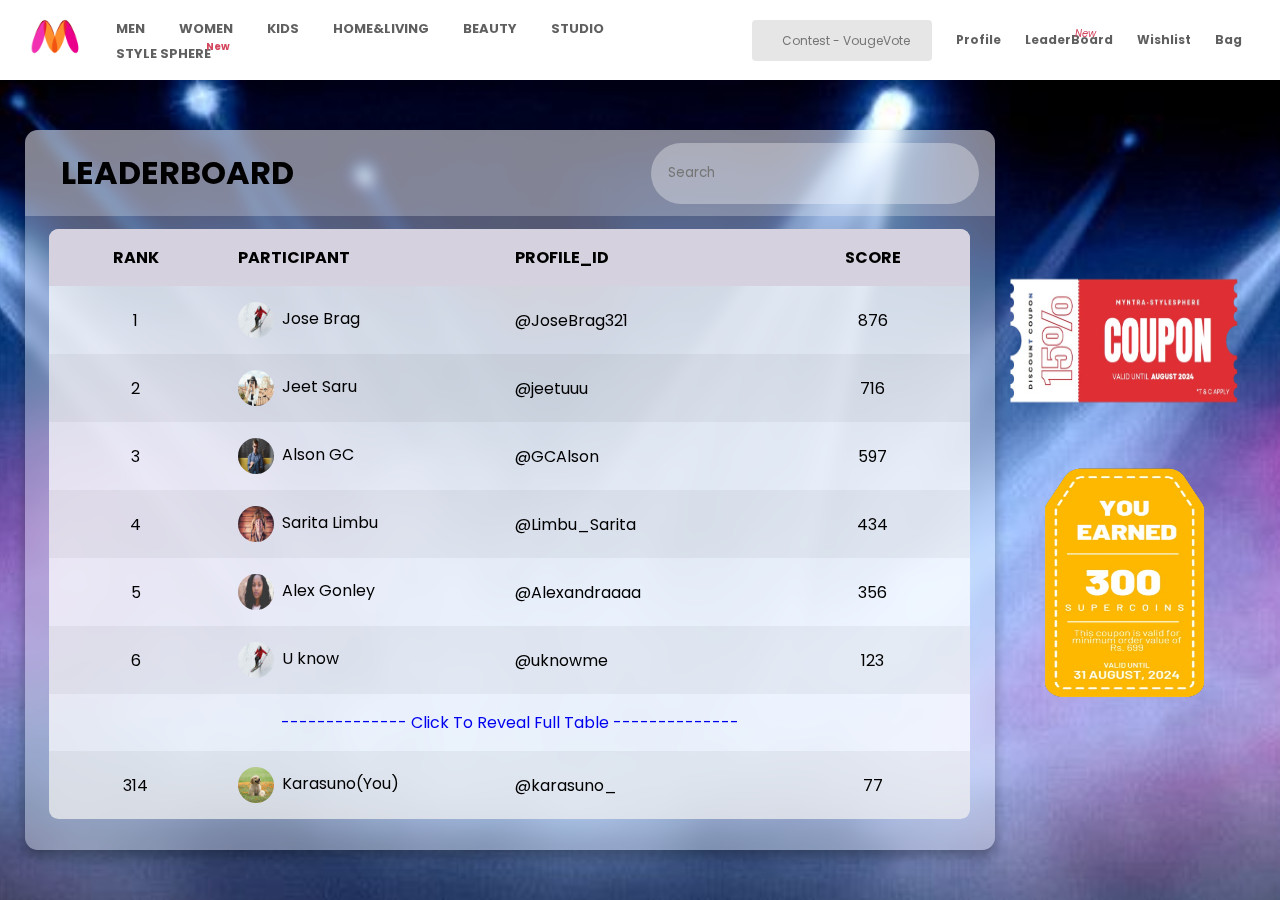
<file: Myntra/leaderboard.html>
<!DOCTYPE html>
<html lang="en">
<head>
    <meta charset="UTF-8">
    <meta name="viewport" content="width=device-width, initial-scale=1.0">

    <link rel="stylesheet" href="lb.css" />
    
    <link
      rel="stylesheet"
      href="https://cdnjs.cloudflare.com/ajax/libs/font-awesome/6.5.2/css/all.min.css"
      integrity="sha512-SnH5WK+bZxgPHs44uWIX+LLJAJ9/2PkPKZ5QiAj6Ta86w+fsb2TkcmfRyVX3pBnMFcV7oQPJkl9QevSCWr3W6A=="
      crossorigin="anonymous"
      referrerpolicy="no-referrer"
    />

    <link rel="preconnect" href="https://fonts.googleapis.com" />
    <link rel="preconnect" href="https://fonts.gstatic.com" crossorigin />
    <link
      href="https://fonts.googleapis.com/css2?family=Poppins:ital,wght@0,100;0,200;0,300;0,400;0,500;0,600;0,700;0,800;0,900;1,100;1,200;1,300;1,400;1,500;1,600;1,700;1,800;1,900&display=swap"
      rel="stylesheet"
    />


    <link rel="icon" href="images/logo.webp" type="image/png">
    <title>LeaderBoard</title>
</head>
<body>
    
    <header>
        <nav>
          <div class="nav-left">
            <a href="index.html"><img src="images/logo.webp" alt="logo" /></a>
            <ul class="nav-menu">
              <li>MEN</li>
              <li>WOMEN</li>
              <li>KIDS</li>
              <li>HOME&LIVING</li>
              <li>BEAUTY</li>
              <li>STUDIO</li>
              <a href="stylesphere.html"><li class="style-sphere">STYLE SPHERE<span>New</span></li></a>
            </ul>
            <i class="fa-solid fa-bars"></i>
          </div>
  
          <div class="nav-right">
            <div class="search-bar">
              <i class="fa-solid fa-magnifying-glass"></i>
              <input type="text" placeholder="Contest - VougeVote" />
            </div>
            <div>
              <i class="fa-solid fa-user"></i>
              <p>Profile</p>
              </div>
              <div class="leader-board">
                <a style="text-decoration: none;" href="leaderboard.html">
                <i class="fa-solid fa-trophy"><span>New</span></i>
                  <p>LeaderBoard</p>
                </a>
              </div>
              <div>
              <i class="fa-regular fa-heart"></i>
              <p>Wishlist</p>
              </div>
          <div>
              <i class="fa-solid fa-bag-shopping"></i>
              <p>Bag</p>
          </div>
            </div>
          </div>
        </nav>
      </header>
      <main class="table" id="customers_table">
        <section class="table__header">
            <h1>LEADERBOARD</h1>
            <div class="input-group">
              <i class="fa-solid fa-magnifying-glass"></i>
                <input class="search" placeholder="Search" id="search" oninput="search()">
            </div>
            
            </div>
        </section>
        <section class="table__body">
            <table>
                <thead>
                    <tr>
                        <th> RANK </th>
                        <th class="data"> PARTICIPANT </th>
                        <th class="data">PROFILE_ID </th>
                        <th> SCORE </th>
                    </tr>
                </thead>
                <tbody>
                    <tr>
                        <td> 1 </td>
                        <td class="data"> <img src="images/User1.jpg">Jose Brag</td>
                        <td class="data"> @JoseBrag321 </td>
                        <td> 876 </td>
                        
                    </tr>
                    <tr>
                      <td > 2 </td>
                      <td class="data"> <img src="images/User2.jpg">Jeet Saru</td>
                      <td class="data"> @jeetuuu </td>
                      <td> 716 </td>
                      
                  </tr>
                  <tr>
                    <td> 3 </td>
                    <td class="data"> <img src="images/User3.jpg">Alson GC</td>
                    <td class="data"> @GCAlson </td>
                    <td> 597 </td>
                    
                </tr>
                <tr>
                  <td> 4 </td>
                  <td class="data"> <img src="images/User4.jpg">Sarita Limbu</td>
                  <td class="data"> @Limbu_Sarita</td>
                  <td> 434 </td>
                  
              </tr>
              <tr>
                <td> 5 </td>
                <td class="data"> <img src="images/User5.jpg">Alex Gonley</td>
                <td class="data"> @Alexandraaaa </td>
                <td> 356</td>
                
            </tr>
            <tr>
              <td> 6 </td>
              <td class="data"> <img src="images/User1.jpg">U know</td>
              <td class="data"> @uknowme </td>
              <td> 123 </td>
              
          </tr>
          <tr>
            <td  style="cursor:pointer" colspan="4" ><a href="leaderboard.html">-------------- Click To Reveal Full Table --------------</a></td>
            
        </tr>
        <tr>
          <td> 314 </td>
          <td class="data"> <img src="images/you.jpeg">Karasuno(You)</td>
          <td class="data"> @karasuno_ </td>
          <td> 77 </td>
          
      </tr>
                </tbody>
            </table>
        </section>
    </main>
      
    
    <footer>
      <div>
        <img class="footer1" src="images/coupon1.png" >
      </div>
      <div>
        <img class="footer2" src="images/coupon2.png" >
      </div>
    </footer>

</body>
<script>
    function search(){
        var text = document.getElementById('search').value;
        const tr = document.getElementsByTagName('tr');
        for (let i=1;i<tr.length;i++){
            if(!tr[i].children[1].children[1].innerHTML.toLowerCase().includes(text.toLowerCase())){
                tr[i].style.display = 'none';
            }
            else{
                tr[i].style.display = '';
            }
        }
    }
</script>
</html>
</file>
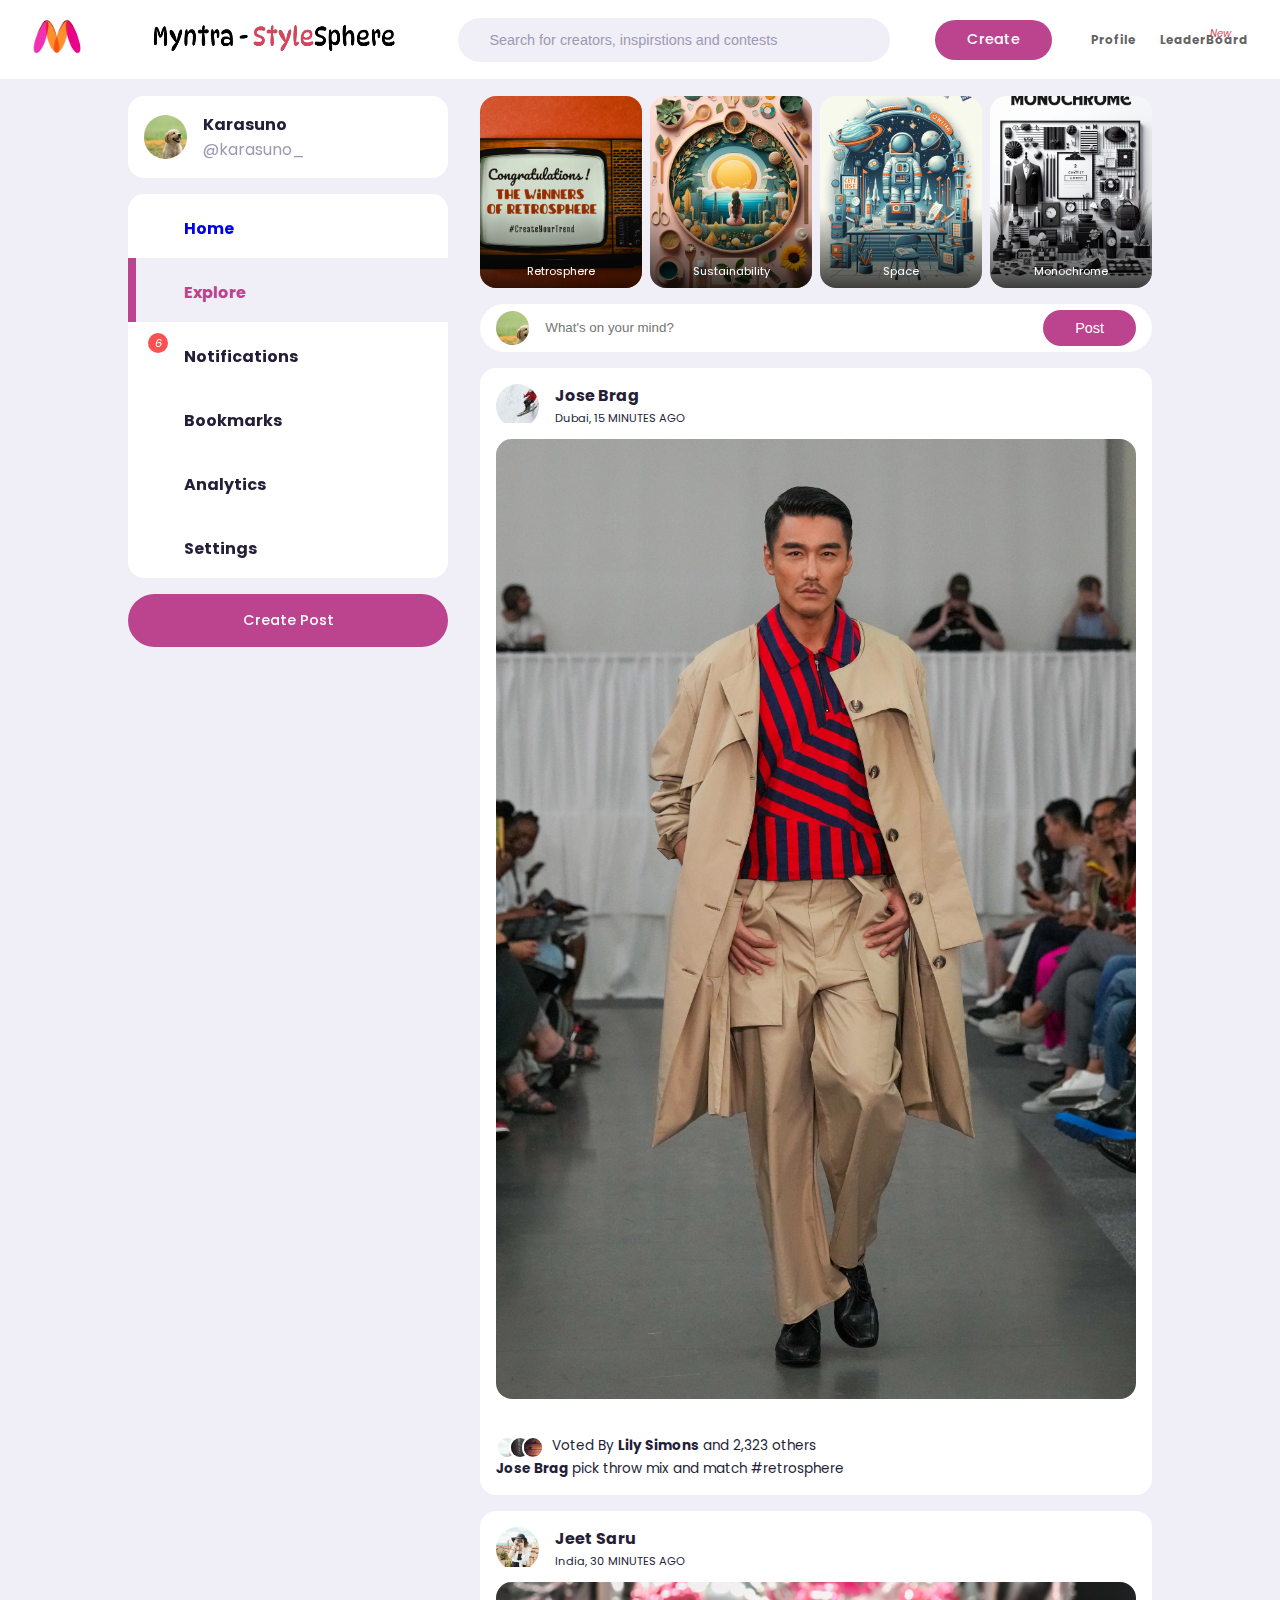
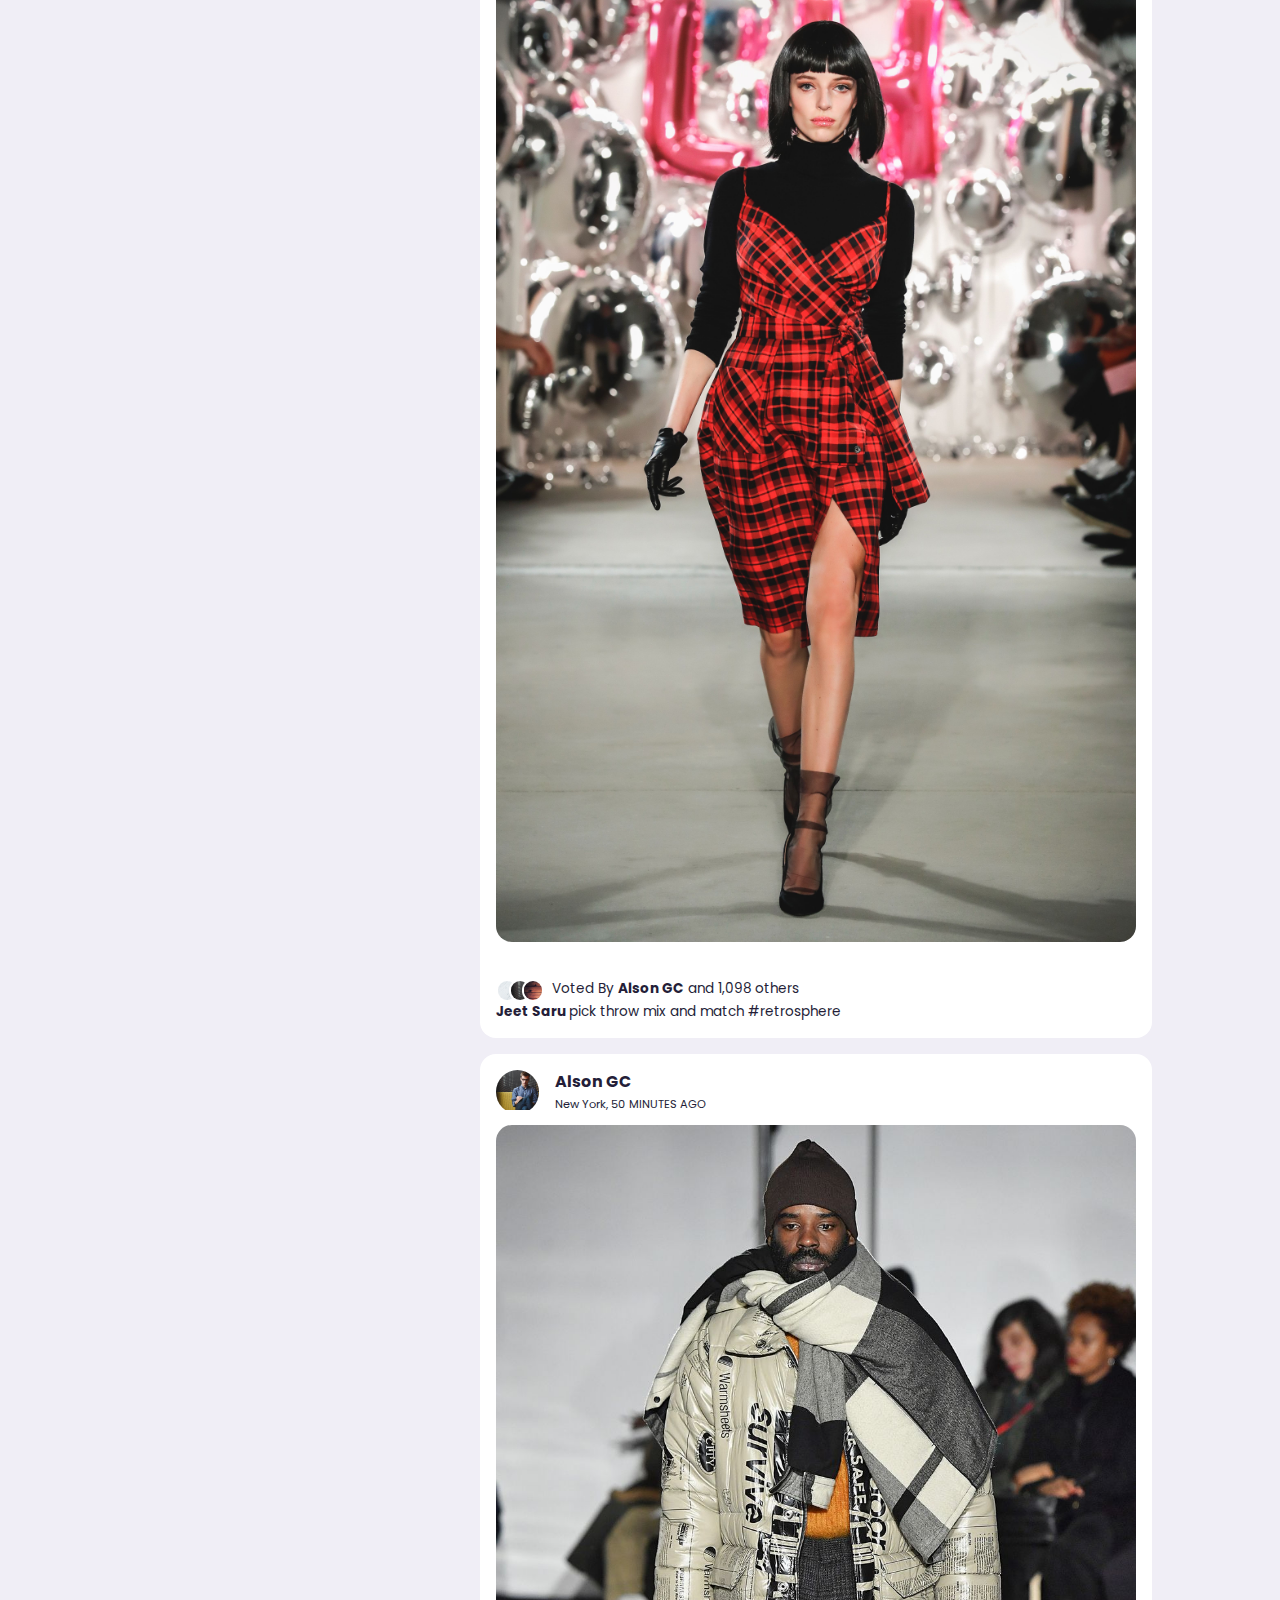
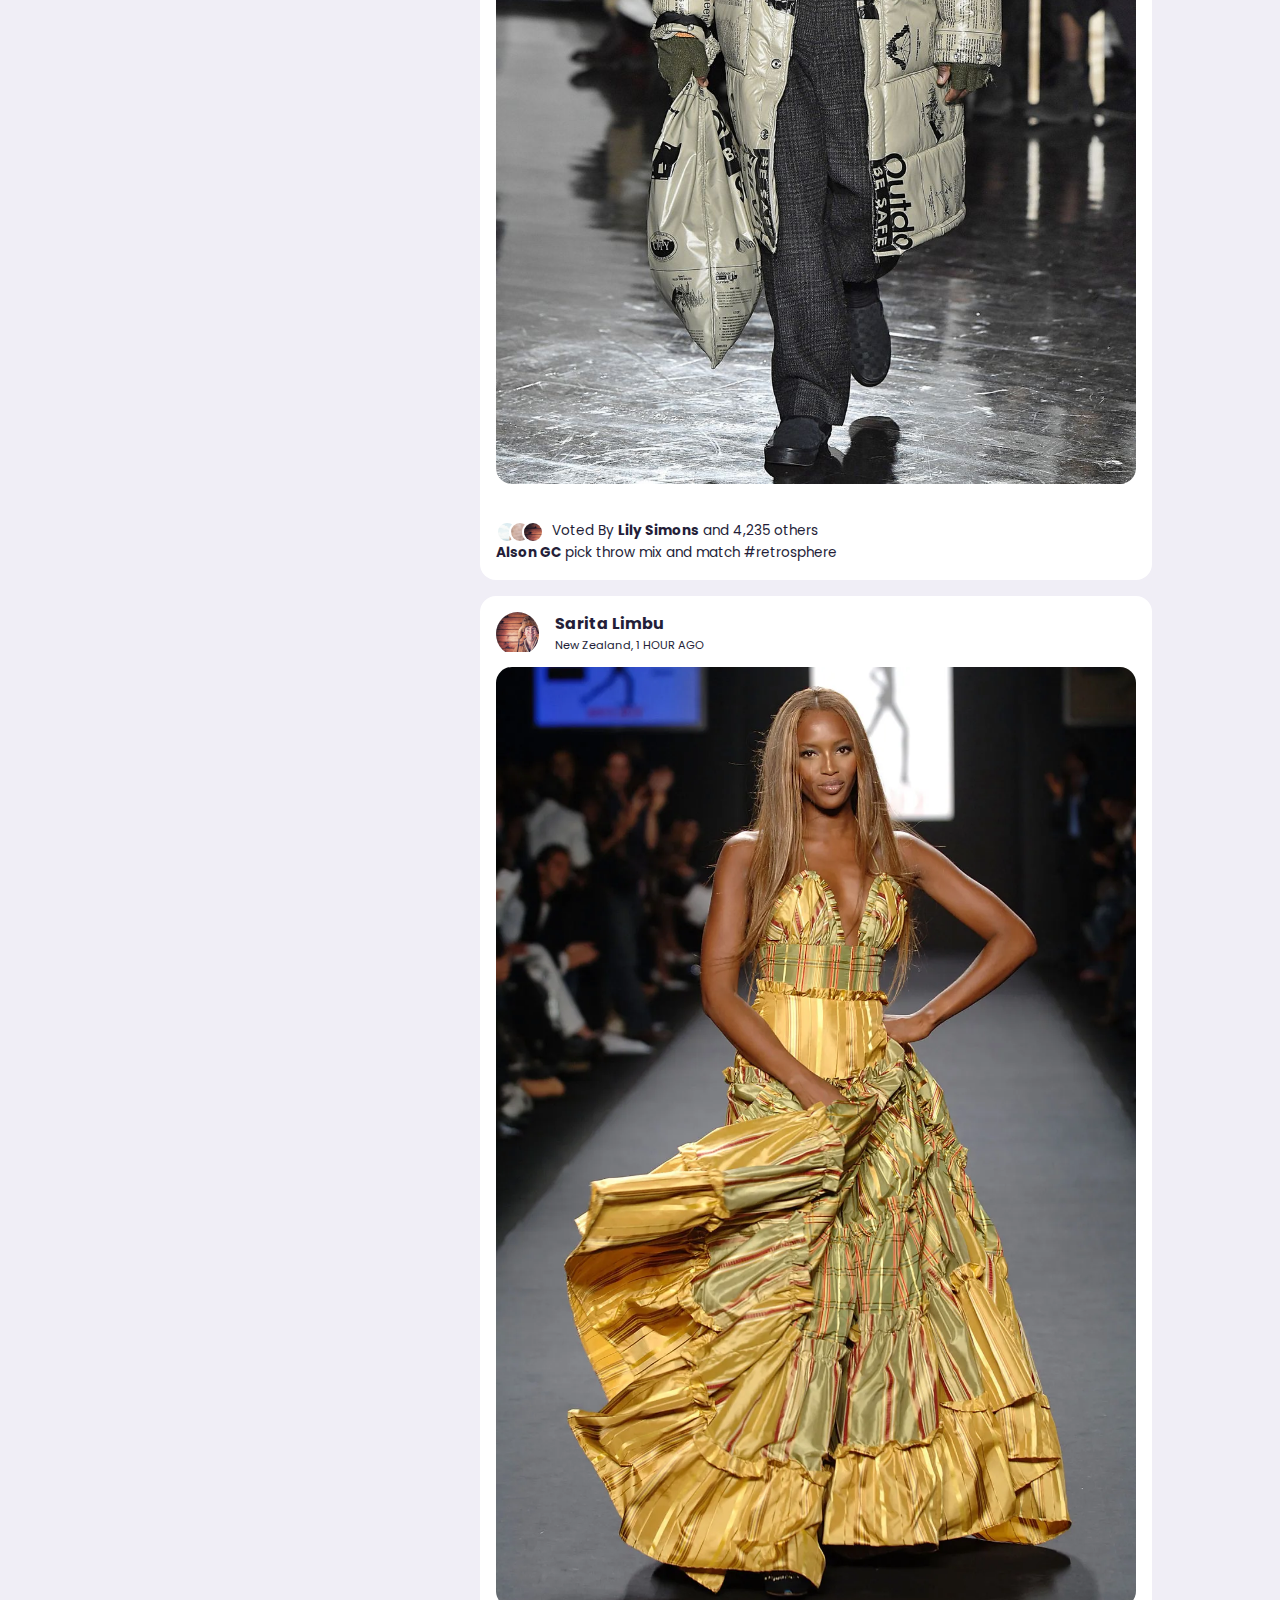
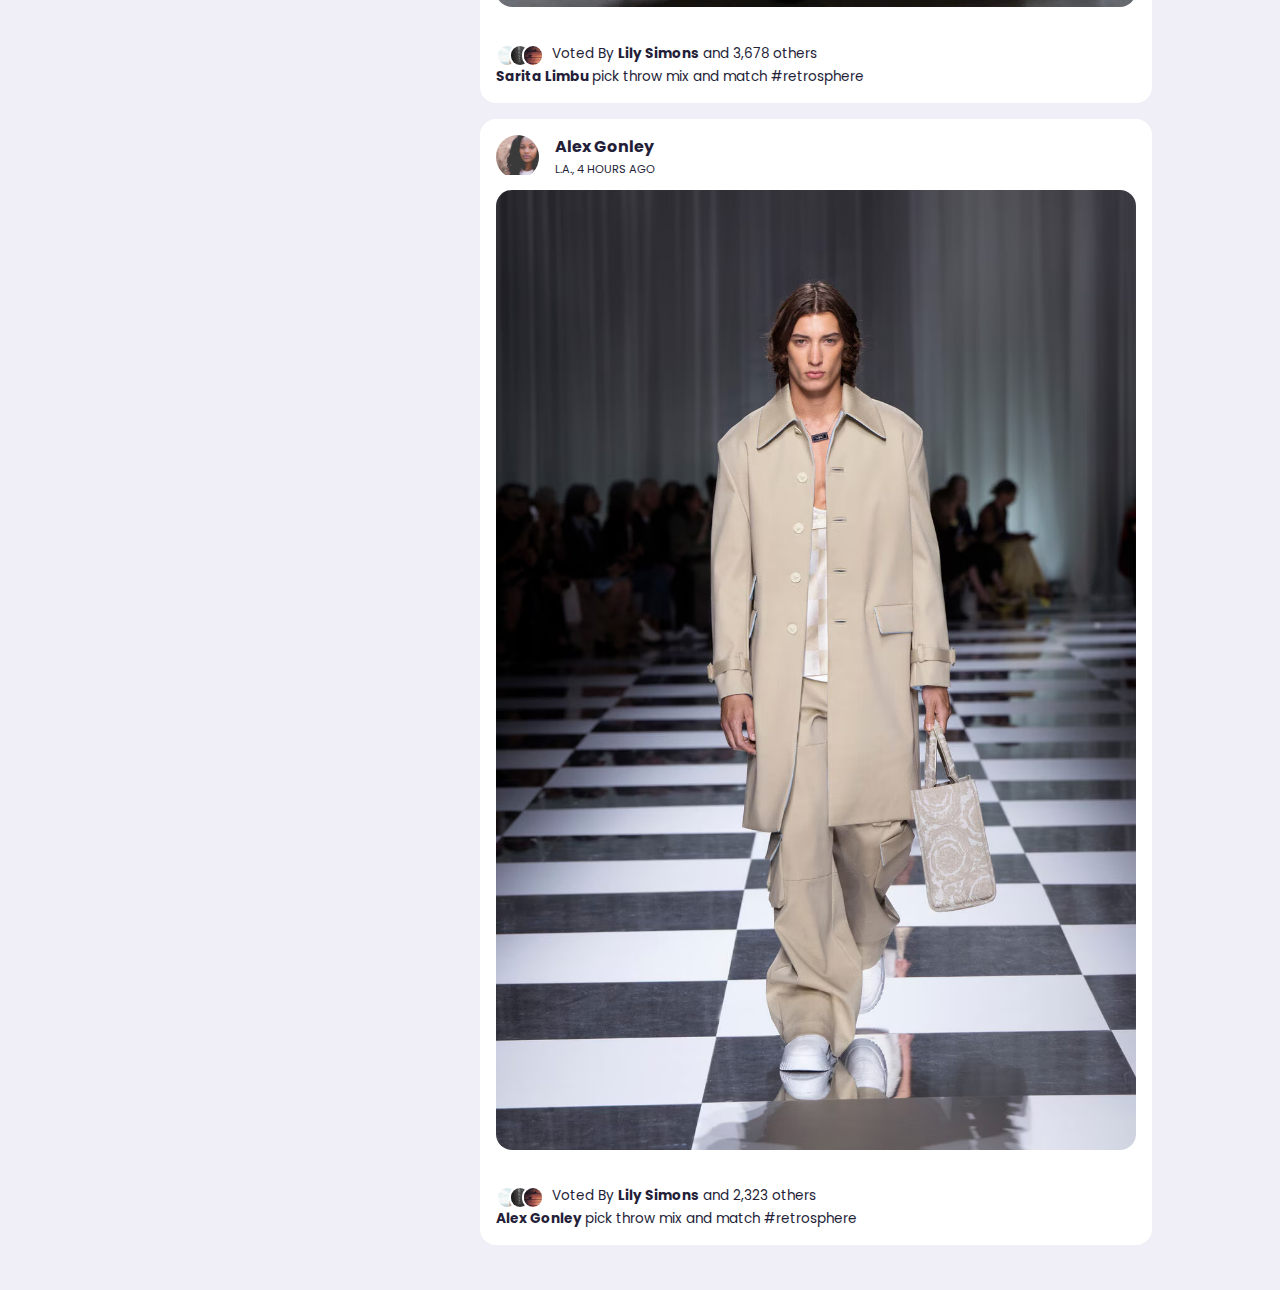
<file: Myntra/stylesphere.html>
<!DOCTYPE html>
<html lang="en">
<head>
    <meta charset="UTF-8">
    <meta name="viewport" content="width=device-width, initial-scale=1.0">

    <link rel="stylesheet" href="ss.css" />
    
    <link
      rel="stylesheet"
      href="https://cdnjs.cloudflare.com/ajax/libs/font-awesome/6.5.2/css/all.min.css"
      integrity="sha512-SnH5WK+bZxgPHs44uWIX+LLJAJ9/2PkPKZ5QiAj6Ta86w+fsb2TkcmfRyVX3pBnMFcV7oQPJkl9QevSCWr3W6A=="
      crossorigin="anonymous"
      referrerpolicy="no-referrer"
    />

    <link rel="preconnect" href="https://fonts.googleapis.com" />
    <link rel="preconnect" href="https://fonts.gstatic.com" crossorigin />
    <link
      href="https://fonts.googleapis.com/css2?family=Poppins:ital,wght@0,100;0,200;0,300;0,400;0,500;0,600;0,700;0,800;0,900;1,100;1,200;1,300;1,400;1,500;1,600;1,700;1,800;1,900&display=swap"
      rel="stylesheet"
    />

    <link rel="icon" href="images/logo.webp" type="image/png">
    <title>Style Sphere</title>
</head>
<body>
    <header>
      <!---------------------- NAVBAR ------------------------>
        <nav>
          <div class="container">
            <a href="index.html">
              
              <img src="images/logo.webp" alt="logo" />
            </a>
            <a href="stylesphere.html">
              
              <img src="images/stylesphere.png" class="heading" />
            </a>
            <div class="search-bar">
              <i class="fa-solid fa-magnifying-glass"></i>
              <input type="search" placeholder="Search for creators, inspirstions and contests" />
            </div>
            <div class="create">
              <label class="btn btn-primary" for="create-post">Create</label>
            </div>
          </div>
  
          <div class="nav-right">
            <div>
              <i class="fa-solid fa-user"></i>
              <p>Profile</p>
              </div>
              <div class="leader-board">
                <a style="text-decoration: none;" href="leaderboard.html">
                <i class="fa-solid fa-trophy"><span style="font-family:Poppins, sans-serif">New</span></i>
                  <p>LeaderBoard</p>
                </a>
              </div>
            </div>
          </div>
        </nav>
      </header>
      <!---------------------- MAIN ------------------------>
      <main>
        <div class="container">
          <!---------------------- LEFT ------------------------>
          <div class="left">
            <a class="profile">
              <div class="profile-photo">
                <img src="images/you.jpeg">
              </div>
              <div class="handle">
                <h4>Karasuno</h4>
                <p class="text-muted">
                  @karasuno_
                </p>
              </div>
            </a>
            <!---------------------- SIDEBAR ------------------------>
            <div class="sidebar">
              <a href="index.html" class="menu-item end">
                <span><i class="fa-solid fa-house"></i><h3>Home</h3></span>
              </a>
              <a class="menu-item active">
                <span><i class="fa-solid fa-compass"></i><h3>Explore</h3></span>
              </a>
              <a  class="menu-item">
                <span><i class="fa-solid fa-bell"><small class="notification-count">6</small></i><h3>Notifications</h3></span>
              </a>
              <a class="menu-item">
                <span><i class="fa-solid fa-bookmark"></i><h3>Bookmarks</h3></span>
              </a>
              <a class="menu-item">
                <span><i class="fa-solid fa-chart-simple"></i><h3>Analytics</h3></span>
              </a>
              <a class="menu-item end">
                <span><i class="fa-solid fa-gear"></i><h3>Settings</h3></span>
              </a>
            </div>
            <label for="create-post" class="btn btn-primary">Create Post</label>
          </div>
          <!---------------------- MIDDLE ------------------------>
          <div class="middle">
            <div class="stories">
              <div class="story">
                <p class="name">Retrosphere</p>
              </div>
              <div class="story">
                <p class="name">Sustainability</p>
              </div>
              <div class="story">
                <p class="name">Space</p>
              </div>
              <div class="story">
                <p class="name">Monochrome</p>
              </div>
              
            </div>

            <form class="create-post">
              <div class="profile-photo">
                <img src="images/you.jpeg">
              </div>
              <input type="text" placeholder="What's on your mind?" id="create-post">
              <input type="submit" value="Post" class="btn btn-primary">
            </form>


            <div class="feeds">
              
              <div class="feed">
                <div class="head">
                  <div class="user">
                    <div class="profile-photo">
                      <img src="images/User1.jpg">
                    </div>
                    <div class="info">
                      <h3>Jose Brag</h3>
                      <small>Dubai, 15 MINUTES AGO</small>
                    </div>
                  </div>
                  <span class="edit">
                    <i class="fa-solid fa-ellipsis"></i>
                  </span>
                </div>
                <div class="post">
                  <img src="images/post1.webp">
                </div>
                <div class="action-button">
                  <div class="interaction-buttons">
                    <span><i class="fa-regular fa-heart"></i></span>
                    <span><i class="fa-solid fa-share-nodes"></i></span>
                  </div>
                  <div class="bookmark">
                    <span><i class="fa-regular fa-bookmark"></i></span>
                  </div>
                </div>
                <div class="voted-by">
                  <span><img src="images/User2.jpg" ></span>
                  <span><img src="images/User3.jpg" ></span>
                  <span><img src="images/User4.jpg" ></span>
                  <p>Voted By <b>Lily Simons</b> and 2,323 others</p>
                </div>
                <div class="caption">
                  <p><b>Jose Brag </b>pick throw mix and match
                    <span class="hash-tag"> #retrosphere</span>
                  </p>
                </div>
              </div>
              <div class="feed">
                <div class="head">
                  <div class="user">
                    <div class="profile-photo">
                      <img src="images/User2.jpg">
                    </div>
                    <div class="info">
                      <h3>Jeet Saru</h3>
                      <small>India, 30 MINUTES AGO</small>
                    </div>
                  </div>
                  <span class="edit">
                    <i class="fa-solid fa-ellipsis"></i>
                  </span>
                </div>
                <div class="post">
                  <img src="images/post2.jpg">
                </div>
                <div class="action-button">
                  <div class="interaction-buttons">
                    <span><i class="fa-regular fa-heart"></i></span>
                    <span><i class="fa-solid fa-share-nodes"></i></span>
                  </div>
                  <div class="bookmark">
                    <span><i class="fa-regular fa-bookmark"></i></span>
                  </div>
                </div>
                <div class="voted-by">
                  <span><img src="images/User1.jpg" ></span>
                  <span><img src="images/User3.jpg" ></span>
                  <span><img src="images/User4.jpg" ></span>
                  <p>Voted By <b>Alson GC</b> and 1,098 others</p>
                </div>
                <div class="caption">
                  <p><b>Jeet Saru </b>pick throw mix and match
                    <span class="hash-tag"> #retrosphere</span>
                  </p>
                </div>
              </div>
              <div class="feed">
                <div class="head">
                  <div class="user">
                    <div class="profile-photo">
                      <img src="images/User3.jpg">
                    </div>
                    <div class="info">
                      <h3>Alson GC</h3>
                      <small>New York, 50 MINUTES AGO</small>
                    </div>
                  </div>
                  <span class="edit">
                    <i class="fa-solid fa-ellipsis"></i>
                  </span>
                </div>
                <div class="post">
                  <img src="images/post3.jpg">
                </div>
                <div class="action-button">
                  <div class="interaction-buttons">
                    <span><i class="fa-regular fa-heart"></i></span>
                    <span><i class="fa-solid fa-share-nodes"></i></span>
                  </div>
                  <div class="bookmark">
                    <span><i class="fa-regular fa-bookmark"></i></span>
                  </div>
                </div>
                <div class="voted-by">
                  <span><img src="images/User2.jpg" ></span>
                  <span><img src="images/User5.jpg" ></span>
                  <span><img src="images/User4.jpg" ></span>
                  <p>Voted By <b>Lily Simons</b> and 4,235 others</p>
                </div>
                <div class="caption">
                  <p><b>Alson GC </b>pick throw mix and match
                    <span class="hash-tag"> #retrosphere</span>
                  </p>
                </div>
              </div>
              <div class="feed">
                <div class="head">
                  <div class="user">
                    <div class="profile-photo">
                      <img src="images/User4.jpg">
                    </div>
                    <div class="info">
                      <h3>Sarita Limbu</h3>
                      <small>New Zealand, 1 HOUR AGO</small>
                    </div>
                  </div>
                  <span class="edit">
                    <i class="fa-solid fa-ellipsis"></i>
                  </span>
                </div>
                <div class="post">
                  <img src="images/post4.webp" >
                </div>
                <div class="action-button">
                  <div class="interaction-buttons">
                    <span><i class="fa-regular fa-heart"></i></span>
                    <span><i class="fa-solid fa-share-nodes"></i></span>
                  </div>
                  <div class="bookmark">
                    <span><i class="fa-regular fa-bookmark"></i></span>
                  </div>
                </div>
                <div class="voted-by">
                  <span><img src="images/User2.jpg" ></span>
                  <span><img src="images/User3.jpg" ></span>
                  <span><img src="images/User4.jpg" ></span>
                  <p>Voted By <b>Lily Simons</b> and 3,678 others</p>
                </div>
                <div class="caption">
                  <p><b>Sarita Limbu </b>pick throw mix and match
                    <span class="hash-tag"> #retrosphere</span>
                  </p>
                </div>
              </div>
              <div class="feed">
                <div class="head">
                  <div class="user">
                    <div class="profile-photo">
                      <img src="images/User5.jpg">
                    </div>
                    <div class="info">
                      <h3>Alex Gonley</h3>
                      <small>L.A., 4 HOURS AGO</small>
                    </div>
                  </div>
                  <span class="edit">
                    <i class="fa-solid fa-ellipsis"></i>
                  </span>
                </div>
                <div class="post">
                  <img src="images/post5.avif" alt="">
                </div>
                <div class="action-button">
                  <div class="interaction-buttons">
                    <span><i class="fa-regular fa-heart"></i></span>
                    <span><i class="fa-solid fa-share-nodes"></i></span>
                  </div>
                  <div class="bookmark">
                    <span><i class="fa-regular fa-bookmark"></i></span>
                  </div>
                </div>
                <div class="voted-by">
                  <span><img src="images/User2.jpg" ></span>
                  <span><img src="images/User3.jpg" ></span>
                  <span><img src="images/User4.jpg" ></span>
                  <p>Voted By <b>Lily Simons</b> and 2,323 others</p>
                </div>
                <div class="caption">
                  <p><b>Alex Gonley </b>pick throw mix and match
                    <span class="hash-tag"> #retrosphere</span>
                  </p>
                </div>
              </div>

            </div>


          </div>
          
        </div>
      </main>
      <footer>
        <br><br><br><br><br>
      </footer>


</body>
</html>
</file>
<file: Myntra/lb.css>
@import url("https://fonts.googleapis.com/css2?family=Poppins:ital,wght@0,100;0,200;0,300;0,400;0,500;0,600;0,700;0,800;0,900;1,100;1,200;1,300;1,400;1,500;1,600;1,700;1,800;1,900&display=swap");

* {
  margin: 0;
  padding: 0;
  box-sizing: border-box;
  font-family: "Poppins", sans-serif;
  text-decoration: none !important;
}

header {
  width: 100%;
  height: 80px;
  background: white;
  box-shadow: 0 4px 12px 0 rgba(0 0, 0, 0.05);
  display: flex;
  align-items: center;
  position: fixed;
  z-index: 999;
  top: 0;
}

img {
  width: 60px;
  margin-right: 15px;
}

nav {
  display: flex;
  align-items: center;
  justify-content: space-between;
  width: 96%;
  margin: 0 auto;
}
.nav-left,
.nav-right {
  display: flex;
  align-items: center;
  justify-content: center;
}

.nav-left ul li {
  list-style: none;
  display: inline-block;
  margin: 0 15px;
  padding: 0px;
  font-weight: 700;
  font-style: normal;
  color: rgba(28, 28, 28, 0.705);
  font-size: 13px;
}

.search-bar {
  width: 180px;
  line-height: 40px;
  border-radius: 4px;
  background: rgb(231, 230, 230);
  font-size: 12px;
}

.search-bar input {
  background: transparent;
  border: 0;
  outline: none;
  width: 75%;
  font-size: 12px;
}

.nav-right .search-bar i {
  font-size: 14px;
  color: rgba(28, 28, 28, 0.705);
  margin-right: 10px;
  margin-left: 5px;
}

.style-sphere {
  position: relative;
}

.style-sphere span {
  position: absolute;
  top: -5px;
  left: 90px;
  font-size: 10px;
  color: rgb(211, 70, 94);
}

.nav-right div {
  margin: 0 12px;
  text-align: center;
}

.nav-right div p {
  font-size: 12px;
  font-weight: 700;
  color: rgba(28, 28, 28, 0.705);
}

.nav-right div i {
  font-size: 18px;
  color: rgba(28, 28, 28, 0.705);
}

.nav-left i {
  font-size: 20px;
  background-color: rgb(231, 230, 230);
  padding: 10px;
  border-radius: 50px;
  display: none;
}

.leader-board {
  position: relative;
}

.leader-board span {
  position: absolute;
  top: -5px;
  left: 50px;
  font-size: 10px;
  color: rgb(211, 70, 94);
}

@media print {
  .table,
  .table__body {
    overflow: visible;
    height: auto !important;
    width: auto !important;
  }
}



body {
  min-height: 100vh;
  background: url(images/background.jpg) center / cover;
  display: flex;
  justify-content: center;
  align-items: center;
}

main.table {
  width: 82vw;
  height: 80vh;
  background-color: #fff5;
  position: relative;
  backdrop-filter: blur(7px);
  box-shadow: 0 0.4rem 0.8rem #0005;
  border-radius: 0.8rem;
  top: 40px;
  left: 25px;
  overflow: hidden;
}

.table__header {
  width: 100%;
  height: 12%;
  background-color: #fff4;
  padding: 0.8rem 1rem;
  display: flex;
  justify-content: space-between;
  align-items: center;
}
.table__header h1{
    margin-left: 20px;
}


.table__header .input-group {
  width: 35%;
  height: 100%;
  background-color: #fff5;
  padding: 0 0.8rem;
  border-radius: 2rem;
  display: flex;
  justify-content: center;
  align-items: center;
  transition: 0.2s;
}

.table__header .input-group:hover {
  width: 45%;
  background-color: #fff8;
  box-shadow: 0 0.1rem 0.4rem #0002;
}

.table__header .input-group img {
  width: 1.2rem;
  height: 1.2rem;
}

.table__header .input-group input {
  width: 100%;
  padding: 0 0.5rem 0 0.3rem;
  background-color: transparent;
  border: none;
  outline: none;
}

.table__body {
  width: 95%;
  max-height: calc(89% - 1.6rem);
  background-color: #fffb;
  margin: 0.8rem auto;
  border-radius: 0.6rem;
  overflow: auto;
  overflow: overlay;
}

.table__body::-webkit-scrollbar {
  width: 0.5rem;
  height: 0.5rem;
}

.table__body::-webkit-scrollbar-thumb {
  border-radius: 0.5rem;
  background-color: #0004;
  visibility: hidden;
}

.table__body:hover::-webkit-scrollbar-thumb {
  visibility: visible;
}

table {
  width: 100%;
}

td img {
  width: 36px;
  height: 36px;
  margin-right: 0.5rem;
  border-radius: 50%;

  vertical-align: middle;
}

table,
th, td{
  border-collapse: collapse;
  padding: 1rem;
  text-align: center;
}
.data{
  width: 30%;
  padding: 1rem;
  text-align: justify;
}

thead th {
  position: sticky;
  top: 0;
  left: 0;
  background-color: #d5d1defe;
  cursor: pointer;
  height: 50px;
}

tbody tr:nth-child(even) {
  background-color: #0000000b;
}

tbody tr {
  --delay: 0.1s;
  transition: 0.5s ease-in-out var(--delay), background-color 0s;
}

tbody tr.hide {
  opacity: 0;
  transform: translateX(100%);
}

tbody tr:hover {
  background-color:  rgb(215, 204, 219) !important;
}

tbody tr td,
tbody tr td p,
tbody tr td img {
  transition: 0.2s ease-in-out;
}

tbody tr.hide td,
tbody tr.hide td p {
  padding: 0;
  font: 0 / 0 sans-serif;
  transition: 0.2s ease-in-out 0.5s;
}

tbody tr.hide td img {
  width: 0;
  height: 0;
  transition: 0.2s ease-in-out 0.5s;
}



.footer1{
  display: block;
  margin-left: auto;
  margin-right: auto;
  width: 80%;
  margin-top: 70px;
  height: 180px;
  border-radius: 5px;
}

.footer2{
  display: block;
  margin-left: auto;
  margin-right: auto;
  width: 70%;
  margin-top: 20px;
  height: 250px;
  border-radius: 5px;
}

@media only screen and (max-width: 700px) {
  .nav-menu {
    display: none;
  }

  .nav-left i {
    display: block;
  }

  img {
    width: 40px;
    margin-right: 10px;
  }
  header {
    height: 60px;
  }
  .search-bar {
    position: absolute;
    top: 70px;
    width: 100%;
    left: 0px;
    border-radius: 50px;
    background: #fff;
    border: 1px solid #eee;
  }
  .nav-right div {
    margin: 0 8px;
  }
  .nav-right div p {
    font-size: 10px;
  }
  .leaderboard {
    padding: 0;
  }
  .theme-img {
    margin-top: 70px;
    margin-right: auto;
    margin-left: auto;
    display: block;
  }
  .description {
    display: block;
    transform: translateY(0);
  }
  table {
    max-width: 100vw;
    overflow-x: scroll;
  }
}
</file>
<file: Myntra/ss.css>
@import url("https://fonts.googleapis.com/css2?family=Poppins:ital,wght@0,100;0,200;0,300;0,400;0,500;0,600;0,700;0,800;0,900;1,100;1,200;1,300;1,400;1,500;1,600;1,700;1,800;1,900&display=swap");

*, *::after,*::before {
  margin: 0;
  padding: 0;
  outline: 0;
  box-sizing: border-box;
  text-decoration: none;
  list-style: none;
  border: none;
}

:root{
    --color-dark: hsl(252, 30%, 17%);
    --color-white: hsl(252, 30%, 100%);
    --color-light: hsl(252, 30%, 95%);
    --color-gray: hsl(252, 15%, 65%);
    --color-primary: rgb(188, 67, 141);
    --color-secondary: hsl(252, 100%, 90%);
    --color-success: hsl(120, 95%, 65%);
    --color-danger: hsl(0, 95%,65%);
    --color-black: hsl(252, 30%, 10%);

    --border-radius: 2rem;
    --card-border-radius: 1rem;
    --btn-padding: 0.6rem 2rem;
    --search-padding: 0.6rem 1rem;
    --card-padding: 1rem;

    --sticky-top-left: 5.4rem;
    --sticky-top-right: -18rem;
}


body{
    font-family: "Poppins", sans-serif;
    color: var(--color-dark);
    background: var(--color-light);
    overflow-x: hidden;
}

.container{
    width: 80%;
    margin: 0 auto;
}

.container .logo{
    color: rgba(28, 28, 28, 0.705);
    font-family: "Kalam", cursive;
    font-size: larger;
    font-optical-sizing: auto;
    

}

img{
    width: 60px;
    margin-right: 15px;
}
.heading{
    width: 250px;
    height: 50px;
}

.btn{
    display: inline-block;
    padding: var(--btn-padding);
    font-weight: 500;
    border-radius: var(--border-radius);
    cursor: pointer;
    transition: all 300ms ease;
    font-size: 0.9rem;
}

.btn:hover{
    opacity: 0.8;
}
.btn-primary{
    background: var(--color-primary);
    color: white;
}
.text-bold{
    font-weight: 500;
}
.text-muted{
    color: var(--color-gray);
}

nav{
    width: 100%;
    display: flex;
    background: var(--color-white);
    padding: 0.7rem 0;
    position: fixed;
    top: 0;
    z-index: 10;
}

nav .container{
    display: flex;
    align-items: center;
    justify-content: space-between;
}

nav .search-bar{
    background: var(--color-light);
    border-radius: var(--border-radius);
    padding: var(--search-padding);
}

nav .search-bar input[type="search"]{
    background: transparent;
    width: 30vw;
    margin-left: 1rem;
    font-size: 0.9rem;
    color: var(--color-dark);
}

nav .search-bar input[type="search"]::placeholder{
    color: var(--color-gray);

}
.profile-photo{
    width: 2.7rem;
    aspect-ratio: 1/1;
    border-radius: 50%;
    overflow: hidden;
}

nav .create{
    display: flex;
    align-items: center;
    gap: 2rem;
}

.nav-right{
    display: flex;
    margin-right: 20px;
    align-items: center;
    justify-content: center;
}
.nav-right div{
    margin: 0 12px;
    text-align: center;
}

.nav-right div p{
    font-size: 12px;
    font-weight: 700;
    color: rgba(28, 28, 28, 0.705);
}

.nav-right div i{
    font-size: 18px;
    color: rgba(28, 28, 28, 0.705);
}
.leader-board{
    position: relative;
}

.leader-board span{
    position: absolute;
    top: -5px;
    left: 50px;
    font-size: 10px;
    color: rgb(211, 70, 94);
}

/* ******************MAIN******************** */
main{
    position: relative;
    top: 6rem;
}
main .container{
    display: grid;
    grid-template-columns: 25vw auto ;
    column-gap: 2rem;
    position: relative;
}

/* ******************LEFT******************** */
main .container .left{
    height: max-content;
    position: sticky;
    top: var(--sticky-top-left);
}

main .container .left .profile{
    padding: var(--card-padding);
    background: var(--color-white)
    no-repeat center center/cover;
    border-radius: var(--card-border-radius);
    display: flex;
    align-items: center;
    column-gap: 1rem;
    width: 100%;
}
.left .sidebar{
    margin-top: 1rem;
    background: var(--color-white);
    border-radius: var(--card-border-radius);
}
.left .sidebar .menu-item{
    display: flex;
    align-items: center;
    height: 4rem;
    cursor: pointer;
    transition: all 300ms ease;
    position: relative;
}
.left .sidebar .menu-item:hover{
    background: var(--color-light);
}
.left .sidebar i{
    font-size: 1.4rem;
    color: var(--color-gray);
    margin-left: 2rem;
    position: relative;
}
.left .sidebar i .notification-count{
    background: var(--color-danger);
    color: white;
    font-size: 0.7rem;
    width: fit-content;
    border-radius: 0.8rem;
    padding: 0.1rem 0.4rem;
    position: absolute;
    top: -0.3rem;
    right: -0.5rem;
}
.left .sidebar h3{
    display: inline-block;
    margin-left: 1.5rem;
    font-size: 1rem;
}
.left .sidebar .active{
    background: var(--color-light);
}
.left .sidebar .active i, .left .sidebar .active h3{
    color: var(--color-primary);
}
.left .sidebar .active::before{
    content: "";
    display: block;
    width: 0.5rem;
    height: 100%;
    position: absolute;
    background: var(--color-primary);
}
.left .sidebar .menu-item:first-child.active{
    border-top-left-radius: var(--card-border-radius);
    overflow: hidden;
}
.left .sidebar .menu-item:last-child.active{
    border-bottom-left-radius: var(--card-border-radius);
    overflow: hidden;
}
.left .btn{
    margin-top: 1rem;
    width: 100%;
    text-align: center;
    padding: 1rem 0;
}

/* ******************MIDDLE******************** */
.middle .stories{
    display: flex;
    justify-content: space-between;
    height: 12rem;
    gap: 0.5rem;
}
.middle .stories .story{
    padding: var(--card-padding);
    border-radius: var(--card-border-radius);
    display: flex;
    flex-direction: column;
    justify-content: space-between;
    align-items: center;
    color: white;
    font-size: 0.7rem;
    width: 100%;
    position: relative;
    overflow: hidden;
}

.middle .stories .story::before{
    content: "";
    display: block;
    width: 100%;
    height: 5rem;
    background: linear-gradient(transparent, rgba(0, 0, 0, 0.75));
    position: absolute;
    bottom: 0;
}
.middle .stories .story .name{
    position:absolute ;
    bottom: 8px;
}

.middle .stories .story:nth-child(1){
    background: url(images/theme4.png)
    no-repeat center center/cover;
}
.middle .stories .story:nth-child(2){
    background: url(images/theme1.png)
    no-repeat center center/cover;
}
.middle .stories .story:nth-child(3){
    background: url(images/theme2.png)
    no-repeat center center/cover;
}
.middle .stories .story:nth-child(4){
    background: url(images/theme3.png)
    no-repeat center center/cover;
}




.middle .create-post{
    width: 100%;
    display: flex;
    align-items: center;
    justify-content: space-between;
    margin-top: 1rem;
    background: var(--color-white);
    padding: 0.4rem var(--card-padding);
    border-radius: var(--border-radius);
}


.middle .create-post input[type="text"]{
    justify-self: start;
    width: 100%;
    padding-left: 1rem;
    background: transparent;
    color: var(--color-dark);
    margin-right: 1rem;
}

.middle .feeds .feed{
    background: var(--color-white);
    border-radius: var(--card-border-radius);
    padding: var(--card-padding);
    margin: 1rem 0;
    font-size: 0.85rem;
    line-height: 1.5;
}
.middle .feeds .head{
    display: flex;
    justify-content: space-between;
}
.middle .feed .user{
    display: flex;
    gap: 1rem;
}

.middle .feed .post img{
    border-radius: var(--card-border-radius);
    margin: 0.7rem 0;
    object-fit: cover;
    width: 100%;
}
.middle .feed .action-button{
    display: flex;
    justify-content: space-between;
    align-items: center;
    font-size: 1.4rem;
    margin: 0.6rem;
}
.middle .voted-by{
    display: flex;
}
.middle .voted-by span{
    width: 1.4rem;
    height: 1.4rem;
    display: block;
    border-radius: 50%;
    overflow: hidden;
    border: 2px solid var(--color-white);
    margin-left: -0.6rem;
}
.middle .voted-by span:first-child{
    margin: 0;
}
.middle .voted-by p{
    margin-left: 0.5rem;
}
</file>
